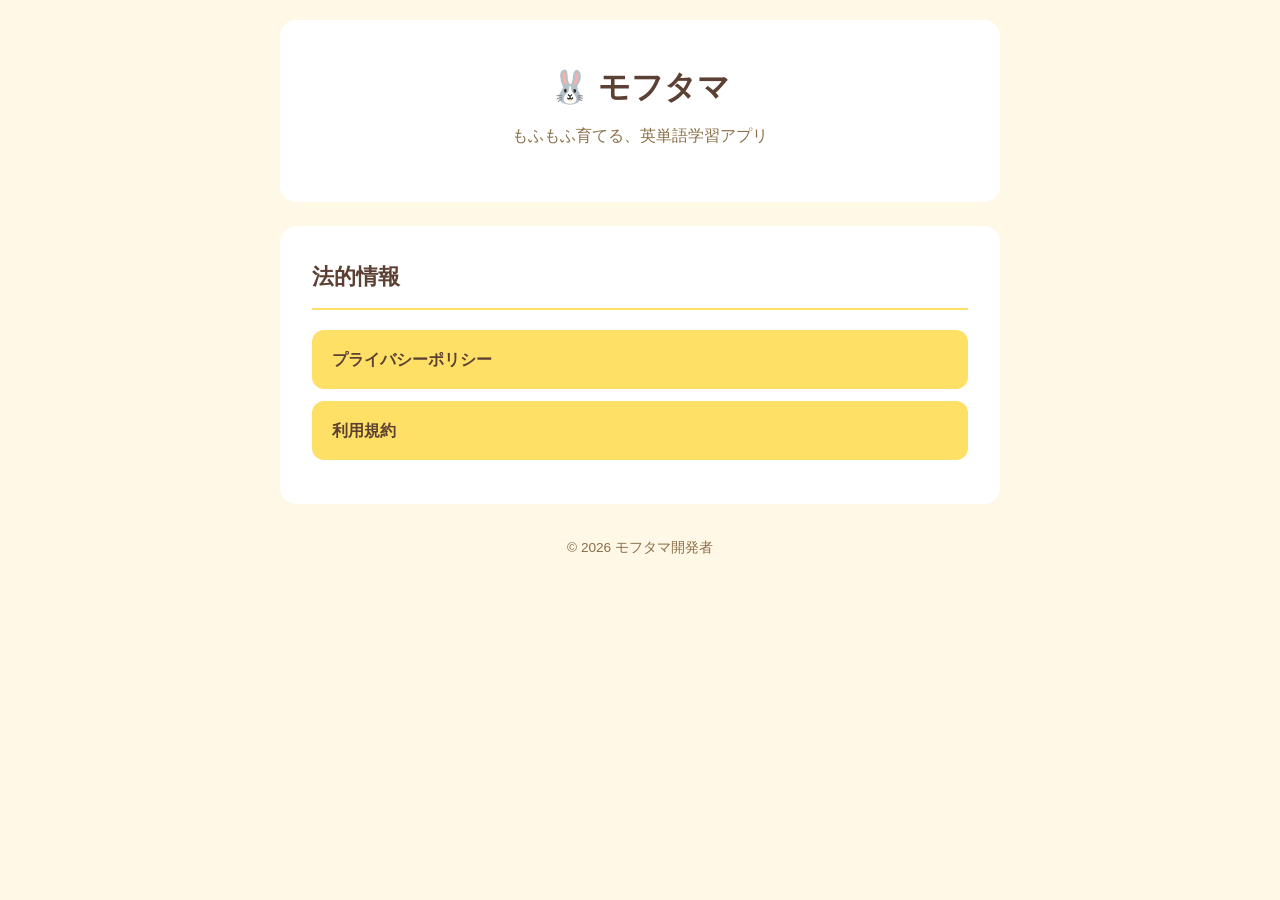
<file: index.html>
<!DOCTYPE html>
<html lang="ja">
<head>
<meta charset="UTF-8">
<meta name="viewport" content="width=device-width, initial-scale=1.0">
<title>モフタマ - 法的情報</title>
<link rel="stylesheet" href="style.css">
</head>
<body>
<div class="container">
  <header>
    <h1>🐰 モフタマ</h1>
    <p class="subtitle">もふもふ育てる、英単語学習アプリ</p>
  </header>
  <main>
    <h2>法的情報</h2>
    <ul class="links">
      <li><a href="privacy.html">プライバシーポリシー</a></li>
      <li><a href="terms.html">利用規約</a></li>
    </ul>
  </main>
  <footer>
    <p>&copy; 2026 モフタマ開発者</p>
  </footer>
</div>
</body>
</html>
</file>
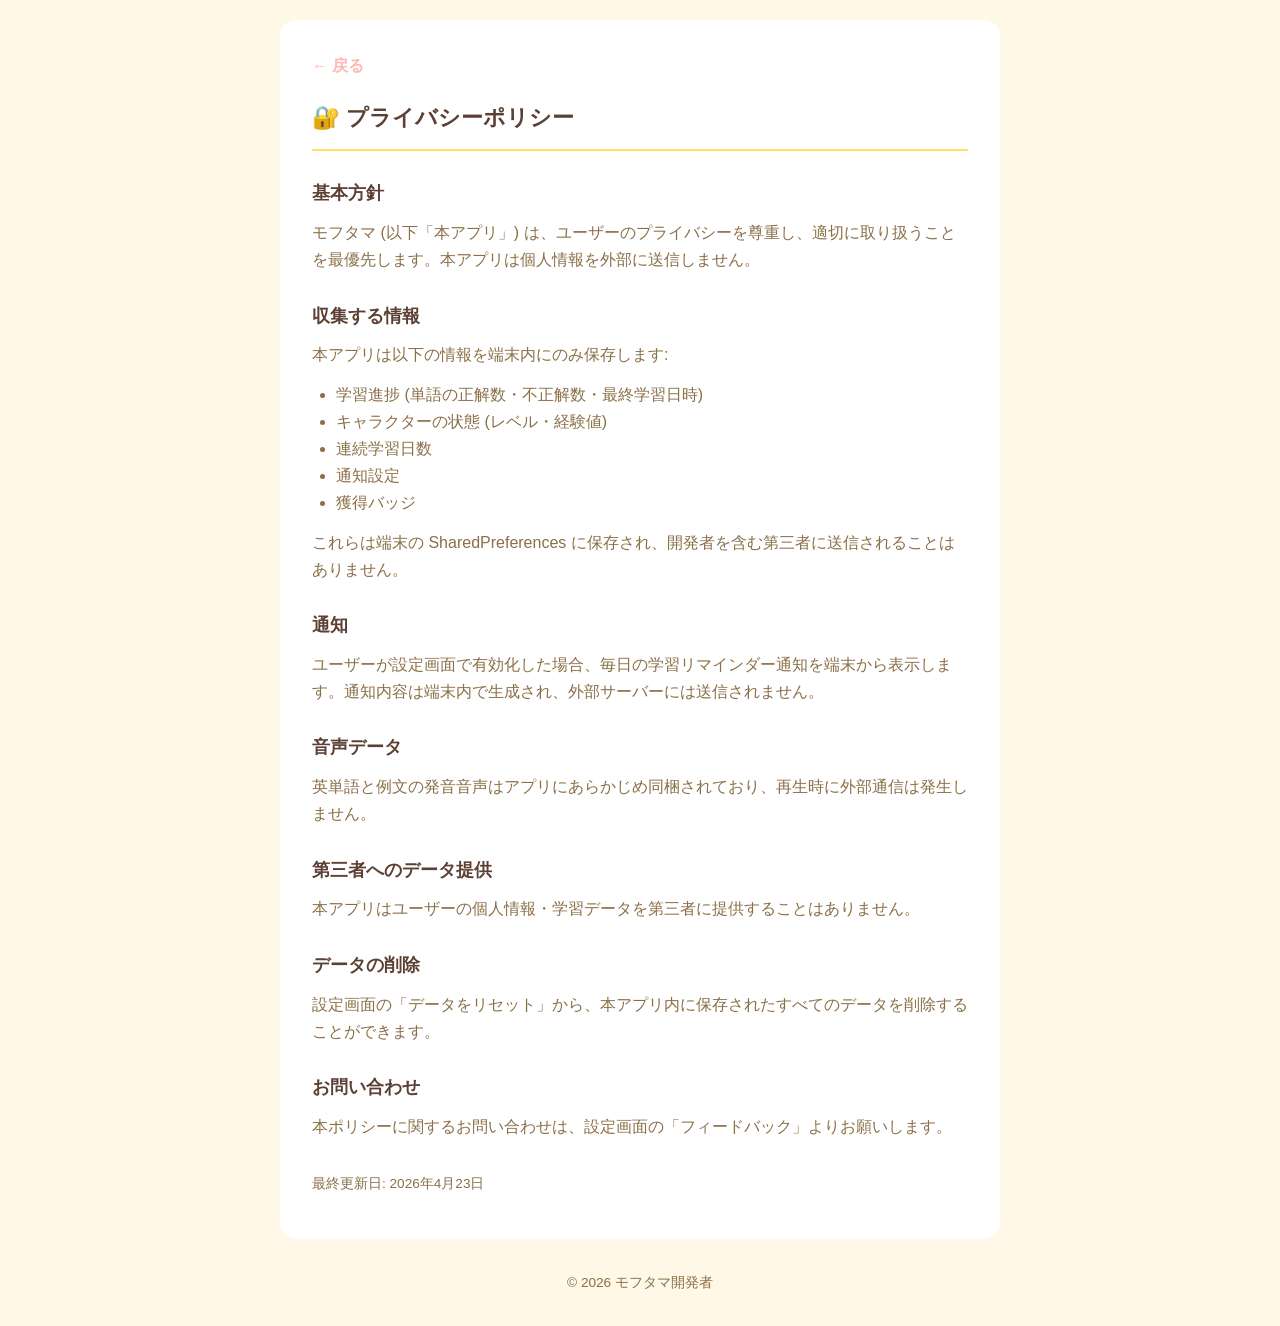
<file: privacy.html>
<!DOCTYPE html>
<html lang="ja">
<head>
<meta charset="UTF-8">
<meta name="viewport" content="width=device-width, initial-scale=1.0">
<title>プライバシーポリシー - モフタマ</title>
<link rel="stylesheet" href="style.css">
</head>
<body>
<div class="container">
  <main>
    <a href="index.html" class="back">← 戻る</a>
    <h2>🔐 プライバシーポリシー</h2>

    <h3>基本方針</h3>
    <p>モフタマ (以下「本アプリ」) は、ユーザーのプライバシーを尊重し、適切に取り扱うことを最優先します。本アプリは個人情報を外部に送信しません。</p>

    <h3>収集する情報</h3>
    <p>本アプリは以下の情報を端末内にのみ保存します:</p>
    <ul>
      <li>学習進捗 (単語の正解数・不正解数・最終学習日時)</li>
      <li>キャラクターの状態 (レベル・経験値)</li>
      <li>連続学習日数</li>
      <li>通知設定</li>
      <li>獲得バッジ</li>
    </ul>
    <p>これらは端末の SharedPreferences に保存され、開発者を含む第三者に送信されることはありません。</p>

    <h3>通知</h3>
    <p>ユーザーが設定画面で有効化した場合、毎日の学習リマインダー通知を端末から表示します。通知内容は端末内で生成され、外部サーバーには送信されません。</p>

    <h3>音声データ</h3>
    <p>英単語と例文の発音音声はアプリにあらかじめ同梱されており、再生時に外部通信は発生しません。</p>

    <h3>第三者へのデータ提供</h3>
    <p>本アプリはユーザーの個人情報・学習データを第三者に提供することはありません。</p>

    <h3>データの削除</h3>
    <p>設定画面の「データをリセット」から、本アプリ内に保存されたすべてのデータを削除することができます。</p>

    <h3>お問い合わせ</h3>
    <p>本ポリシーに関するお問い合わせは、設定画面の「フィードバック」よりお願いします。</p>

    <p class="updated">最終更新日: 2026年4月23日</p>
  </main>
  <footer><p>&copy; 2026 モフタマ開発者</p></footer>
</div>
</body>
</html>
</file>
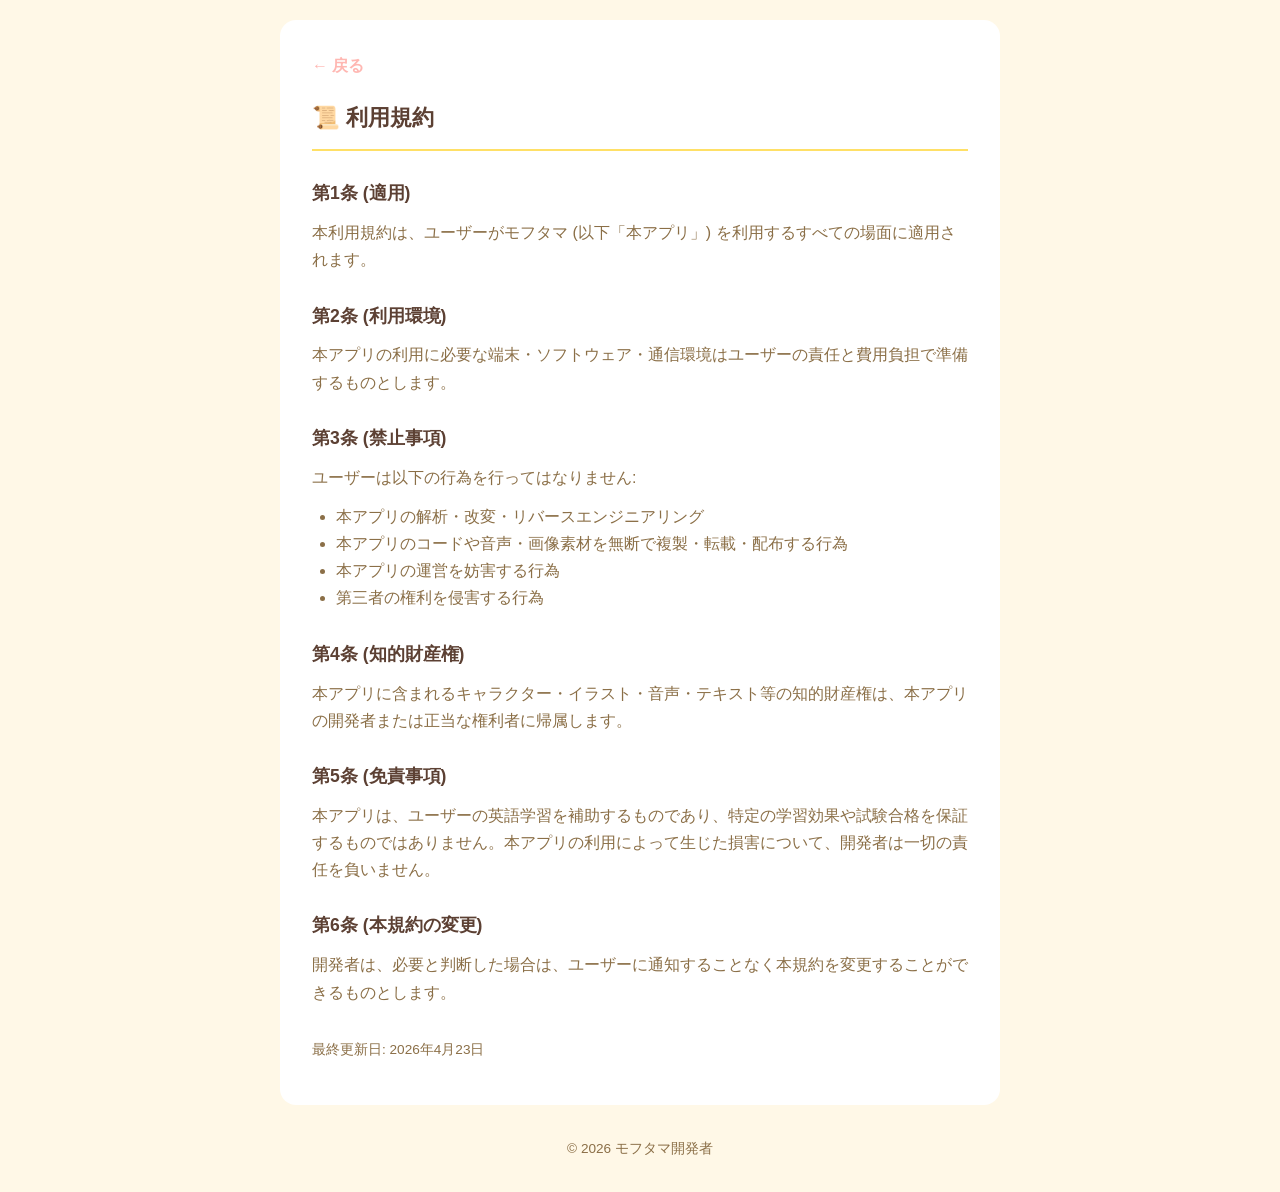
<file: terms.html>
<!DOCTYPE html>
<html lang="ja">
<head>
<meta charset="UTF-8">
<meta name="viewport" content="width=device-width, initial-scale=1.0">
<title>利用規約 - モフタマ</title>
<link rel="stylesheet" href="style.css">
</head>
<body>
<div class="container">
  <main>
    <a href="index.html" class="back">← 戻る</a>
    <h2>📜 利用規約</h2>

    <h3>第1条 (適用)</h3>
    <p>本利用規約は、ユーザーがモフタマ (以下「本アプリ」) を利用するすべての場面に適用されます。</p>

    <h3>第2条 (利用環境)</h3>
    <p>本アプリの利用に必要な端末・ソフトウェア・通信環境はユーザーの責任と費用負担で準備するものとします。</p>

    <h3>第3条 (禁止事項)</h3>
    <p>ユーザーは以下の行為を行ってはなりません:</p>
    <ul>
      <li>本アプリの解析・改変・リバースエンジニアリング</li>
      <li>本アプリのコードや音声・画像素材を無断で複製・転載・配布する行為</li>
      <li>本アプリの運営を妨害する行為</li>
      <li>第三者の権利を侵害する行為</li>
    </ul>

    <h3>第4条 (知的財産権)</h3>
    <p>本アプリに含まれるキャラクター・イラスト・音声・テキスト等の知的財産権は、本アプリの開発者または正当な権利者に帰属します。</p>

    <h3>第5条 (免責事項)</h3>
    <p>本アプリは、ユーザーの英語学習を補助するものであり、特定の学習効果や試験合格を保証するものではありません。本アプリの利用によって生じた損害について、開発者は一切の責任を負いません。</p>

    <h3>第6条 (本規約の変更)</h3>
    <p>開発者は、必要と判断した場合は、ユーザーに通知することなく本規約を変更することができるものとします。</p>

    <p class="updated">最終更新日: 2026年4月23日</p>
  </main>
  <footer><p>&copy; 2026 モフタマ開発者</p></footer>
</div>
</body>
</html>
</file>
<file: style.css>
* { box-sizing: border-box; margin: 0; padding: 0; }
body {
  font-family: -apple-system, BlinkMacSystemFont, 'Hiragino Sans', 'Yu Gothic', sans-serif;
  background: #FFF8E7;
  color: #5C4033;
  line-height: 1.7;
  padding: 20px;
}
.container { max-width: 720px; margin: 0 auto; }
header {
  text-align: center;
  padding: 40px 20px;
  background: white;
  border-radius: 16px;
  margin-bottom: 24px;
}
header h1 { font-size: 2em; color: #5C4033; }
.subtitle { color: #8B6F47; margin-top: 8px; }
main {
  background: white;
  padding: 32px;
  border-radius: 16px;
}
h2 {
  font-size: 1.4em;
  color: #5C4033;
  margin-bottom: 20px;
  padding-bottom: 12px;
  border-bottom: 2px solid #FFE066;
}
h3 {
  font-size: 1.1em;
  color: #5C4033;
  margin: 28px 0 10px;
}
p { margin-bottom: 12px; color: #8B6F47; }
ul { margin-left: 24px; margin-bottom: 12px; color: #8B6F47; }
ul.links { list-style: none; margin-left: 0; }
ul.links li { margin-bottom: 12px; }
ul.links a {
  display: block;
  padding: 16px 20px;
  background: #FFE066;
  color: #5C4033;
  text-decoration: none;
  border-radius: 12px;
  font-weight: bold;
  transition: transform .15s;
}
ul.links a:hover { transform: translateY(-2px); }
.back {
  display: inline-block;
  margin-bottom: 20px;
  color: #FFB7B2;
  text-decoration: none;
  font-weight: bold;
}
.updated { color: #8B6F47; font-size: .85em; margin-top: 32px; }
footer {
  text-align: center;
  margin-top: 32px;
  color: #8B6F47;
  font-size: .85em;
}
</file>
